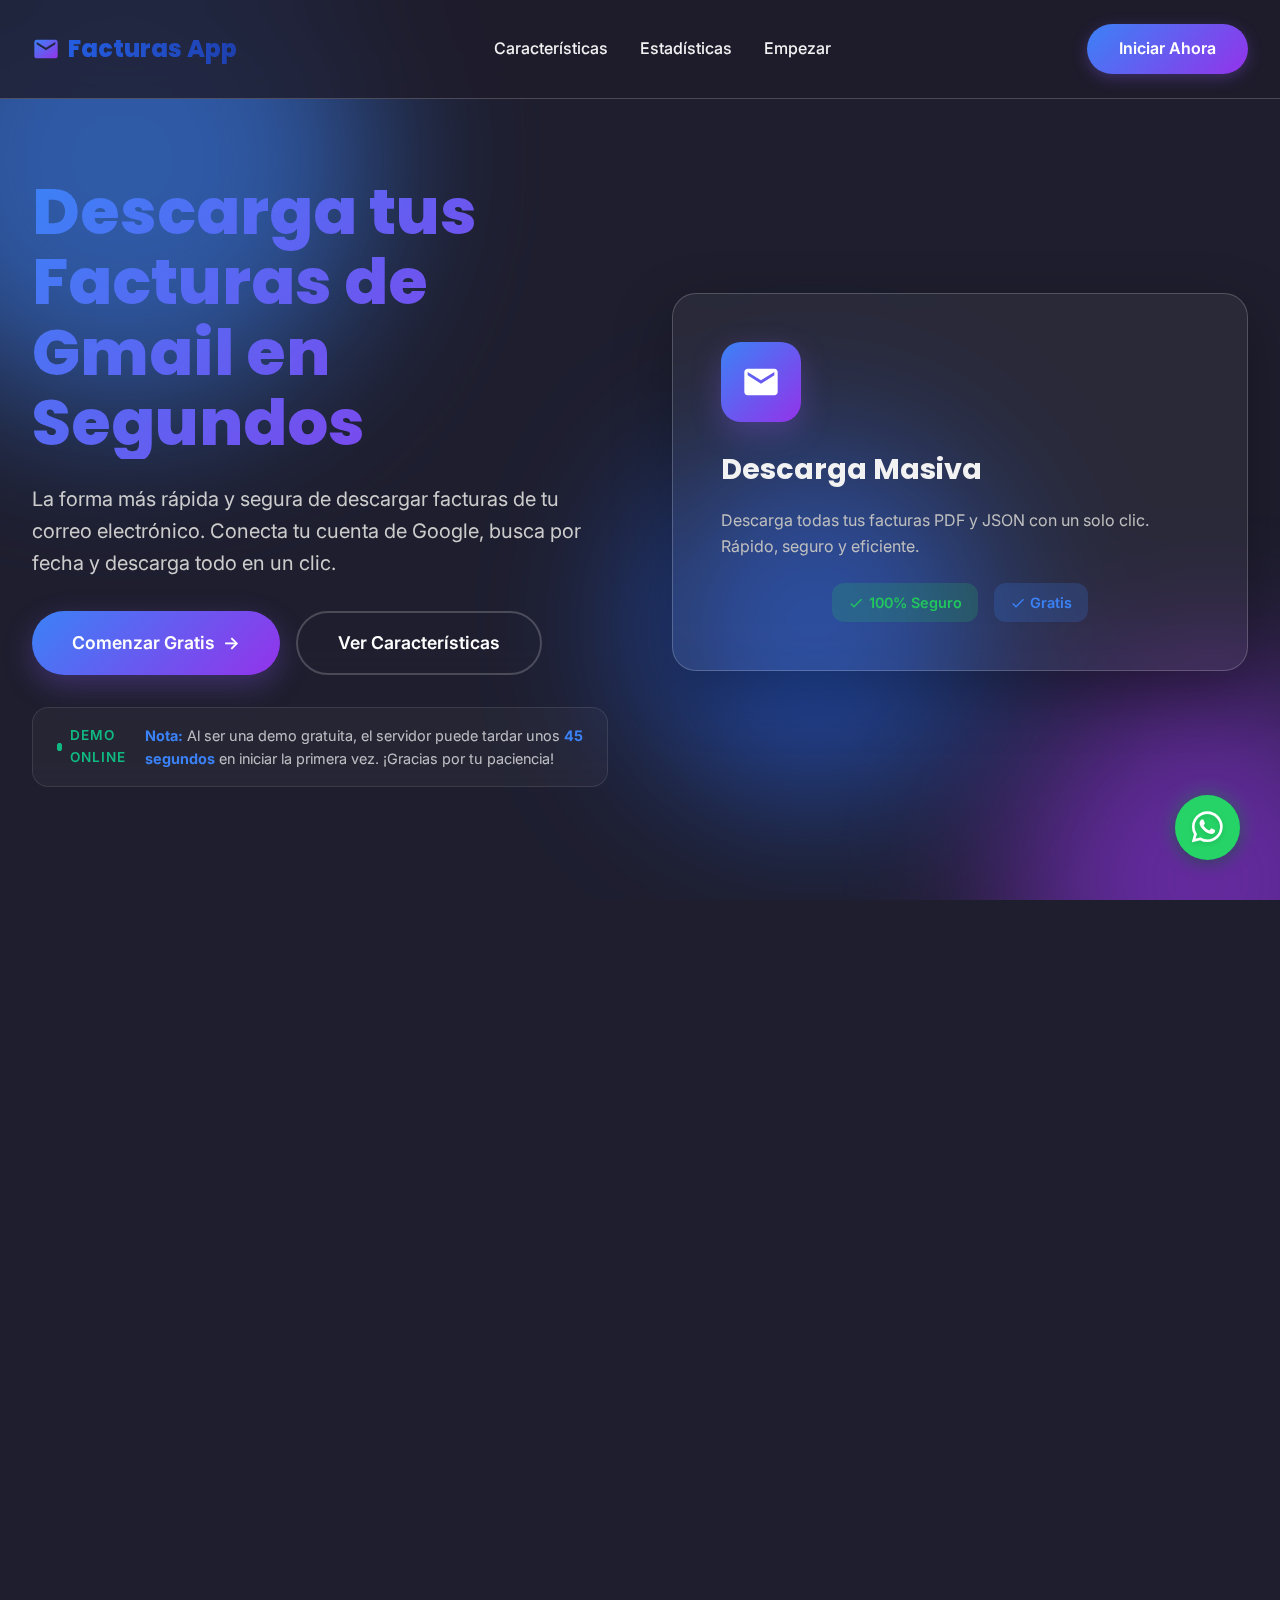
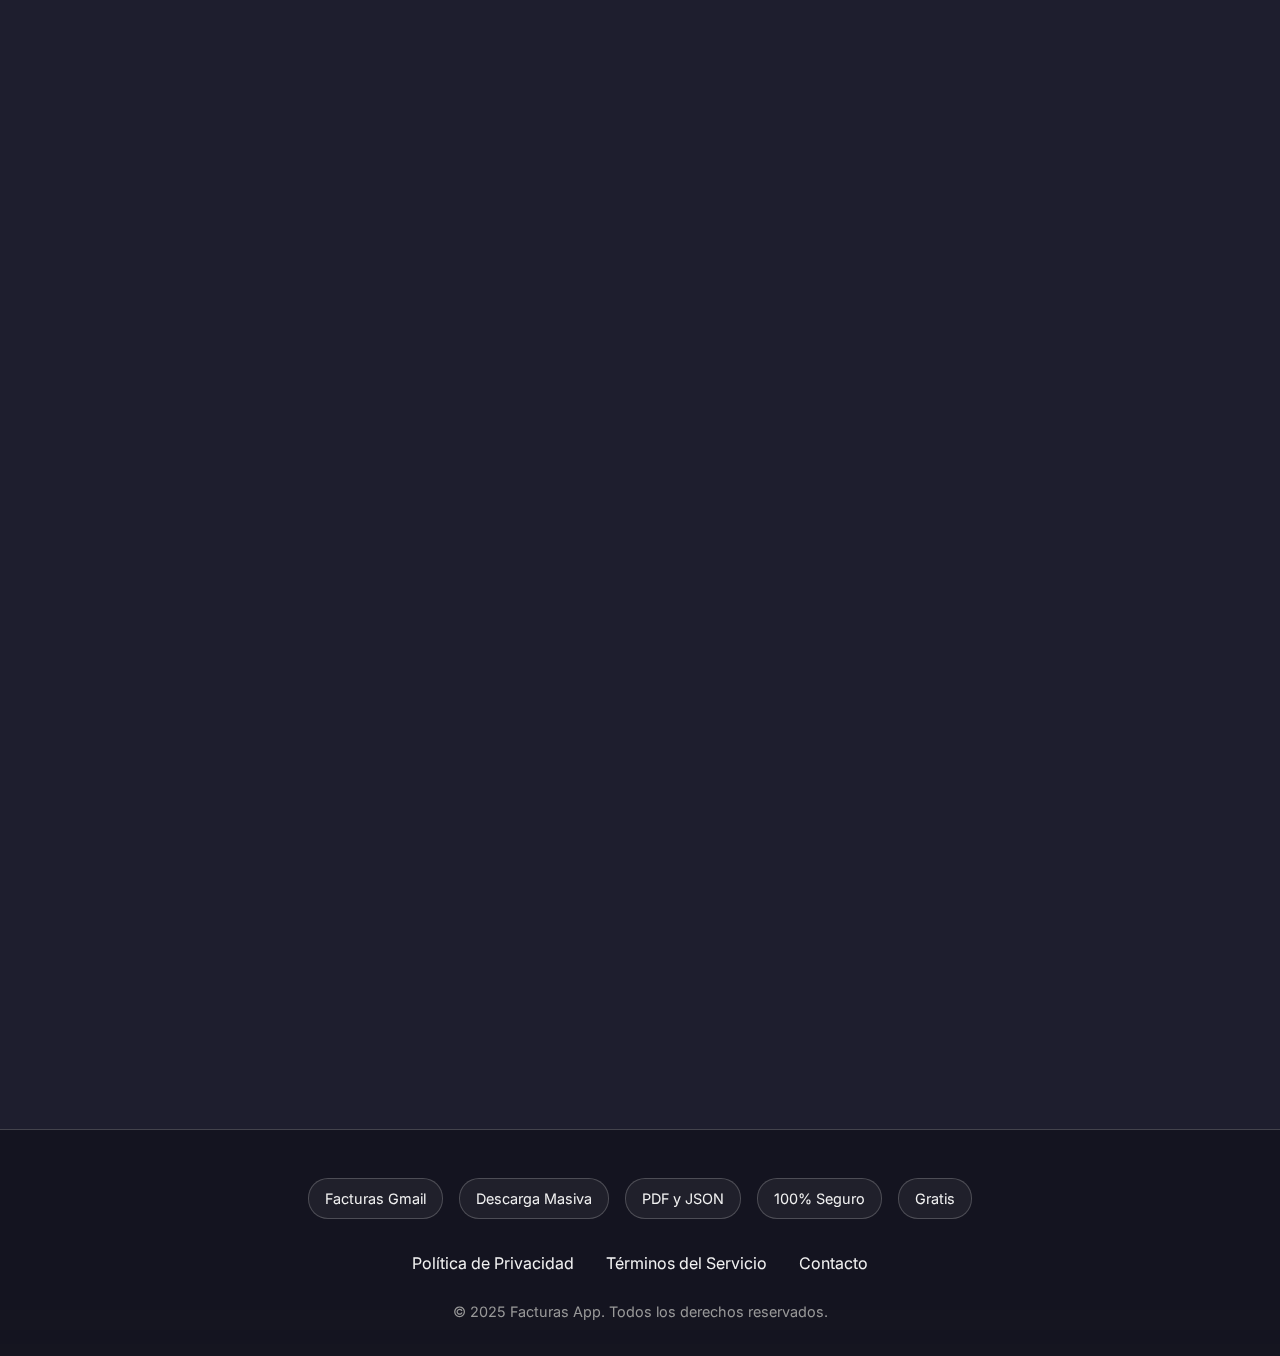
<file: index.html>
<!DOCTYPE html>
<html lang="es">

<head>
    <meta charset="UTF-8">
    <meta name="viewport" content="width=device-width, initial-scale=1.0">

    <!-- SEO Meta Tags -->
    <title>Facturas App - Descargar Facturas de Gmail Automáticamente | Descarga Masiva PDF</title>
    <meta name="description"
        content="Descarga facturas de Gmail de forma automática y masiva. Conecta tu cuenta de Google, busca facturas por fecha, descarga PDF y JSON en segundos. 100% seguro y gratuito.">
    <meta name="keywords"
        content="descargar facturas gmail, facturas automáticas, descarga masiva facturas, facturas pdf, gmail facturas, descargar DTE, facturas electrónicas, descarga masiva pdf gmail, buscador de facturas">
    <meta name="author" content="Facturas App">
    <meta name="robots" content="index, follow">
    <meta name="language" content="Spanish">

    <!-- Google Search Console Verification -->
    <meta name="google-site-verification" content="ixmtmrB8_iUvdy4Cie1R1VdI2LEORdllsZwFkvRO5k8" />
    <meta name="google-site-verification" content="CtiXmYOCMRugPu8shPShTrAIBiZK78F-ApyiIpHoCqI" />
    <meta name="google-site-verification" content="CtiXmYOCMRugPu8shPShTrAIBiZK78F-ApyiIpHoCqI" />
    <!-- Open Graph / Facebook -->
    <meta property="og:type" content="website">
    <meta property="og:url" content="https://facturas-app-v2.onrender.com/">
    <meta property="og:title" content="Facturas App - Descargar Facturas de Gmail Automáticamente">
    <meta property="og:description"
        content="Descarga facturas de Gmail de forma automática y masiva. Búsqueda por fecha, descarga PDF y JSON. 100% seguro y gratuito.">
    <meta property="og:image" content="https://facturas-app-v2.onrender.com/og-image.png">

    <!-- Twitter Card -->
    <meta name="twitter:card" content="summary_large_image">
    <meta name="twitter:url" content="https://facturas-app-v2.onrender.com/">
    <meta name="twitter:title" content="Facturas App - Descargar Facturas de Gmail">

    <!-- Canonical URL -->
    <link rel="canonical" href="https://facturas-app-v2.onrender.com/">

    <!-- Favicon -->
    <link rel="icon" type="image/svg+xml"
        href="data:image/svg+xml,<svg xmlns='http://www.w3.org/2000/svg' viewBox='0 0 24 24' fill='%238b5cf6'><path d='M20 4H4c-1.1 0-2 .9-2 2v12c0 1.1.9 2 2 2h16c1.1 0 2-.9 2-2V6c0-1.1-.9-2-2-2zm0 4l-8 5-8-5V6l8 5 8-5v2z'/></svg>">

    <!-- Google Fonts -->
    <link rel="preconnect" href="https://fonts.googleapis.com">
    <link rel="preconnect" href="https://fonts.gstatic.com" crossorigin>
    <link
        href="https://fonts.googleapis.com/css2?family=Inter:wght@300;400;500;600;700;800;900&family=Poppins:wght@600;700;800&display=swap"
        rel="stylesheet">

    <!-- Preload Estilos -->
    <link rel="stylesheet" href="assets/css/style.css">

    <!-- Font Awesome -->
    <link rel="stylesheet" href="https://cdnjs.cloudflare.com/ajax/libs/font-awesome/6.5.1/css/all.min.css">

    <!-- Structured Data (JSON-LD) -->
    <script type="application/ld+json">
    {
      "@context": "https://schema.org",
      "@type": "SoftwareApplication",
      "name": "Facturas App",
      "operatingSystem": "Web",
      "applicationCategory": "BusinessApplication",
      "offers": {
        "@type": "Offer",
        "price": "0",
        "priceCurrency": "USD"
      },
      "description": "Descarga facturas de Gmail de forma automática y masiva. Conecta tu cuenta de Google, busca facturas por fecha, descarga PDF y JSON en segundos.",
      "aggregateRating": {
        "@type": "AggregateRating",
        "ratingValue": "4.9",
        "ratingCount": "1024"
      }
    }
    </script>
</head>

<body>
    <!-- Animated Background -->
    <div class="animated-bg">
        <div class="gradient-orb orb-1"></div>
        <div class="gradient-orb orb-2"></div>
        <div class="gradient-orb orb-3"></div>
    </div>

    <!-- Header -->
    <header>
        <nav>
            <div class="logo">
                <svg width="28" height="28" viewBox="0 0 24 24" fill="none" xmlns="http://www.w3.org/2000/svg"
                    role="img">
                    <title>Logotipo de Facturas App</title>
                    <defs>
                        <linearGradient id="logoGradient" x1="0%" y1="0%" x2="100%" y2="100%">
                            <stop offset="0%" style="stop-color:#3b82f6;stop-opacity:1" />
                            <stop offset="100%" style="stop-color:#9333ea;stop-opacity:1" />
                        </linearGradient>
                    </defs>
                    <path fill="url(#logoGradient)"
                        d="M20 4H4c-1.1 0-2 .9-2 2v12c0 1.1.9 2 2 2h16c1.1 0 2-.9 2-2V6c0-1.1-.9-2-2-2zm0 4l-8 5-8-5V6l8 5 8-5v2z" />
                </svg>
                <span>Facturas App</span>
            </div>
            <ul class="nav-links">
                <li><a href="#features">Características</a></li>
                <li><a href="#stats">Estadísticas</a></li>
                <li><a href="#cta">Empezar</a></li>
            </ul>
            <a href="https://facturas-app-v2.onrender.com" class="cta-btn">Iniciar Ahora</a>
        </nav>
    </header>

    <!-- Hero Section -->
    <section class="hero">
        <div class="hero-content">
            <div class="hero-text">
                <h1>Descarga tus Facturas de Gmail en Segundos</h1>
                <p>La forma más rápida y segura de descargar facturas de tu correo electrónico. Conecta tu cuenta de
                    Google, busca por fecha y descarga todo en un clic.</p>
                <div class="hero-buttons">
                    <a href="https://facturas-app-v2.onrender.com" class="btn-primary">
                        <span>Comenzar Gratis</span>
                        <span>→</span>
                    </a>
                    <a href="#features" class="btn-secondary">Ver Características</a>
                </div>

                <!-- Demo Notice -->
                <div class="demo-notice">
                    <div class="status-indicator">
                        <span class="status-dot"></span>
                        <span>Demo Online</span>
                    </div>
                    <div class="notice-content">
                        <p><strong>Nota:</strong> Al ser una demo gratuita, el servidor puede tardar unos <strong>45
                                segundos</strong> en iniciar la primera vez. ¡Gracias por tu paciencia!</p>
                    </div>
                </div>
            </div>
            <div class="hero-visual">
                <div class="feature-preview">
                    <div class="preview-icon">
                        <svg width="40" height="40" viewBox="0 0 24 24" fill="none" xmlns="http://www.w3.org/2000/svg">
                            <path fill="white"
                                d="M20 4H4c-1.1 0-2 .9-2 2v12c0 1.1.9 2 2 2h16c1.1 0 2-.9 2-2V6c0-1.1-.9-2-2-2zm0 4l-8 5-8-5V6l8 5 8-5v2z" />
                        </svg>
                    </div>
                    <h3 style="font-family: 'Poppins', sans-serif; font-size: 1.8rem; margin-bottom: 1rem;">Descarga
                        Masiva</h3>
                    <p style="color: hsl(0, 0%, 75%); margin-bottom: 1.5rem;">Descarga todas tus facturas PDF y JSON con
                        un solo clic. Rápido, seguro y eficiente.</p>
                    <div style="display: flex; gap: 1rem; justify-content: center;">
                        <span
                            style="background: rgba(34, 197, 94, 0.2); color: rgb(34, 197, 94); padding: 0.5rem 1rem; border-radius: 12px; font-size: 0.9rem; font-weight: 600; display: flex; align-items: center; gap: 0.3rem;">
                            <svg width="16" height="16" viewBox="0 0 24 24" fill="currentColor">
                                <path d="M9 16.17L4.83 12l-1.42 1.41L9 19 21 7l-1.41-1.41z" />
                            </svg>
                            100% Seguro</span>
                        <span
                            style="background: rgba(59, 130, 246, 0.2); color: rgb(59, 130, 246); padding: 0.5rem 1rem; border-radius: 12px; font-size: 0.9rem; font-weight: 600; display: flex; align-items: center; gap: 0.3rem;">
                            <svg width="16" height="16" viewBox="0 0 24 24" fill="currentColor">
                                <path d="M9 16.17L4.83 12l-1.42 1.41L9 19 21 7l-1.41-1.41z" />
                            </svg>
                            Gratis</span>
                    </div>
                </div>
            </div>
        </div>
    </section>

    <!-- Features Section -->
    <section id="features" class="features reveal">
        <div class="section-header">
            <h2>Características Principales</h2>
            <p>Todo lo que necesitas para gestionar tus facturas electrónicas</p>
        </div>
        <div class="features-grid">
            <div class="feature-card">
                <div class="feature-icon">
                    <svg width="32" height="32" viewBox="0 0 24 24" fill="none" xmlns="http://www.w3.org/2000/svg">
                        <path fill="white"
                            d="M18 8h-1V6c0-2.76-2.24-5-5-5S7 3.24 7 6v2H6c-1.1 0-2 .9-2 2v10c0 1.1.9 2 2 2h12c1.1 0 2-.9 2-2V10c0-1.1-.9-2-2-2zm-6 9c-1.1 0-2-.9-2-2s.9-2 2-2 2 .9 2 2-.9 2-2 2zM9 8V6c0-1.66 1.34-3 3-3s3 1.34 3 3v2H9z" />
                    </svg>
                </div>
                <h3>100% Seguro</h3>
                <p>Conexión directa con Gmail mediante OAuth 2.0. Tus datos nunca se almacenan en nuestros servidores.
                </p>
            </div>
            <div class="feature-card">
                <div class="feature-icon">
                    <svg width="32" height="32" viewBox="0 0 24 24" fill="none" xmlns="http://www.w3.org/2000/svg">
                        <path fill="white" d="M7 2v11h3v9l7-12h-4l4-8z" />
                    </svg>
                </div>
                <h3>Súper Rápido</h3>
                <p>Descarga cientos de facturas en segundos. Optimizado para máximo rendimiento.</p>
            </div>
            <div class="feature-card">
                <div class="feature-icon">
                    <svg width="32" height="32" viewBox="0 0 24 24" fill="none" xmlns="http://www.w3.org/2000/svg">
                        <path fill="white"
                            d="M19 3h-1V1h-2v2H8V1H6v2H5c-1.11 0-1.99.9-1.99 2L3 19c0 1.1.89 2 2 2h14c1.1 0 2-.9 2-2V5c0-1.1-.9-2-2-2zm0 16H5V8h14v11zM7 10h5v5H7z" />
                    </svg>
                </div>
                <h3>Búsqueda por Fecha</h3>
                <p>Filtra facturas por rango de fechas. Encuentra exactamente lo que necesitas.</p>
            </div>
            <div class="feature-card">
                <div class="feature-icon">
                    <svg width="32" height="32" viewBox="0 0 24 24" fill="none" xmlns="http://www.w3.org/2000/svg">
                        <path fill="white"
                            d="M14 2H6c-1.1 0-1.99.9-1.99 2L4 20c0 1.1.89 2 1.99 2H18c1.1 0 2-.9 2-2V8l-6-6zm2 16H8v-2h8v2zm0-4H8v-2h8v2zm-3-5V3.5L18.5 9H13z" />
                    </svg>
                </div>
                <h3>PDF y JSON</h3>
                <p>Descarga archivos PDF para imprimir o JSON para procesar automáticamente.</p>
            </div>
            <div class="feature-card">
                <div class="feature-icon">
                    <svg width="32" height="32" viewBox="0 0 24 24" fill="none" xmlns="http://www.w3.org/2000/svg">
                        <path fill="white"
                            d="M12 2C6.48 2 2 6.48 2 12s4.48 10 10 10 10-4.48 10-10S17.52 2 12 2zm0 18c-4.42 0-8-3.58-8-8s3.58-8 8-8 8 3.58 8 8-3.58 8-8 8zm0-14c-3.31 0-6 2.69-6 6s2.69 6 6 6 6-2.69 6-6-2.69-6-6-6zm0 10c-2.21 0-4-1.79-4-4s1.79-4 4-4 4 1.79 4 4-1.79 4-4 4zm0-6c-1.1 0-2 .9-2 2s.9 2 2 2 2-.9 2-2-.9-2-2-2z" />
                    </svg>
                </div>
                <h3>Selección Inteligente</h3>
                <p>Selecciona archivos individuales o descarga todo de una vez. Tú decides.</p>
            </div>
            <div class="feature-card">
                <div class="feature-icon">
                    <svg width="32" height="32" viewBox="0 0 24 24" fill="none" xmlns="http://www.w3.org/2000/svg">
                        <path fill="white"
                            d="M11.8 10.9c-2.27-.59-3-1.2-3-2.15 0-1.09 1.01-1.85 2.7-1.85 1.78 0 2.44.85 2.5 2.1h2.21c-.07-1.72-1.12-3.3-3.21-3.81V3h-3v2.16c-1.94.42-3.5 1.68-3.5 3.61 0 2.31 1.91 3.46 4.7 4.13 2.5.6 3 1.48 3 2.41 0 .69-.49 1.79-2.7 1.79-2.06 0-2.87-.92-2.98-2.1h-2.2c.12 2.19 1.76 3.42 3.68 3.83V21h3v-2.15c1.95-.37 3.5-1.5 3.5-3.55 0-2.84-2.43-3.81-4.7-4.4z" />
                    </svg>
                </div>
                <h3>Totalmente Gratis</h3>
                <p>Sin costos ocultos, sin suscripciones. Usa todas las funciones sin límites.</p>
            </div>
        </div>
    </section>

    <!-- Stats Section -->
    <section id="stats" class="stats reveal">
        <div class="stats-container">
            <div class="stat-item">
                <h3>100%</h3>
                <p>Seguro y Confiable</p>
            </div>
            <div class="stat-item">
                <h3>0$</h3>
                <p>Completamente Gratis</p>
            </div>
            <div class="stat-item">
                <h3 style="display: flex; justify-content: center;">
                    <svg width="56" height="56" viewBox="0 0 24 24" fill="none" xmlns="http://www.w3.org/2000/svg">
                        <defs>
                            <linearGradient id="lightningGradient" x1="0%" y1="0%" x2="100%" y2="100%">
                                <stop offset="0%" style="stop-color:#3b82f6;stop-opacity:1" />
                                <stop offset="50%" style="stop-color:#9333ea;stop-opacity:1" />
                                <stop offset="100%" style="stop-color:#2563eb;stop-opacity:1" />
                            </linearGradient>
                        </defs>
                        <path fill="url(#lightningGradient)" d="M7 2v11h3v9l7-12h-4l4-8z" />
                    </svg>
                </h3>
                <p>Descarga Instantánea</p>
            </div>
            <div class="stat-item">
                <h3>∞</h3>
                <p>Facturas Ilimitadas</p>
            </div>
        </div>
    </section>

    <!-- CTA Section -->
    <section id="cta" class="cta-section reveal">
        <div class="cta-box">
            <h2>¿Listo para Simplificar tu Vida?</h2>
            <p>Empieza a descargar tus facturas ahora mismo. Solo toma 30 segundos.</p>
            <a href="https://facturas-app-v2.onrender.com" class="btn-primary">
                <span>Comenzar Ahora - Es Gratis</span>
                <span>→</span>
            </a>
        </div>
    </section>

    <!-- Footer -->
    <footer>
        <div class="footer-content">
            <div class="footer-tags">
                <span class="tag">Facturas Gmail</span>
                <span class="tag">Descarga Masiva</span>
                <span class="tag">PDF y JSON</span>
                <span class="tag">100% Seguro</span>
                <span class="tag">Gratis</span>
            </div>
            <div class="footer-links">
                <a href="pages/privacidad.html">Política de Privacidad</a>
                <a href="pages/terminos.html">Términos del Servicio</a>
                <a href="mailto:beltraneliezer133@gmail.com">Contacto</a>
            </div>
            <p class="copyright">© 2025 Facturas App. Todos los derechos reservados.</p>
        </div>
    </footer>

    <!-- Botón WhatsApp -->
    <a href="https://wa.me/50379017880?text=Hola%20Eliezer,%20vi%20tu%20portfolio%20y%20me%20gustaría%20contactar%20contigo."
        class="whatsapp-float" target="_blank" aria-label="Contactar por WhatsApp" title="Contactar por WhatsApp">
        <i class="fa-brands fa-whatsapp" aria-hidden="true"></i>
    </a>

    <!-- Scripts -->
    <script src="assets/js/main.js"></script>
</body>

</html>
</file>
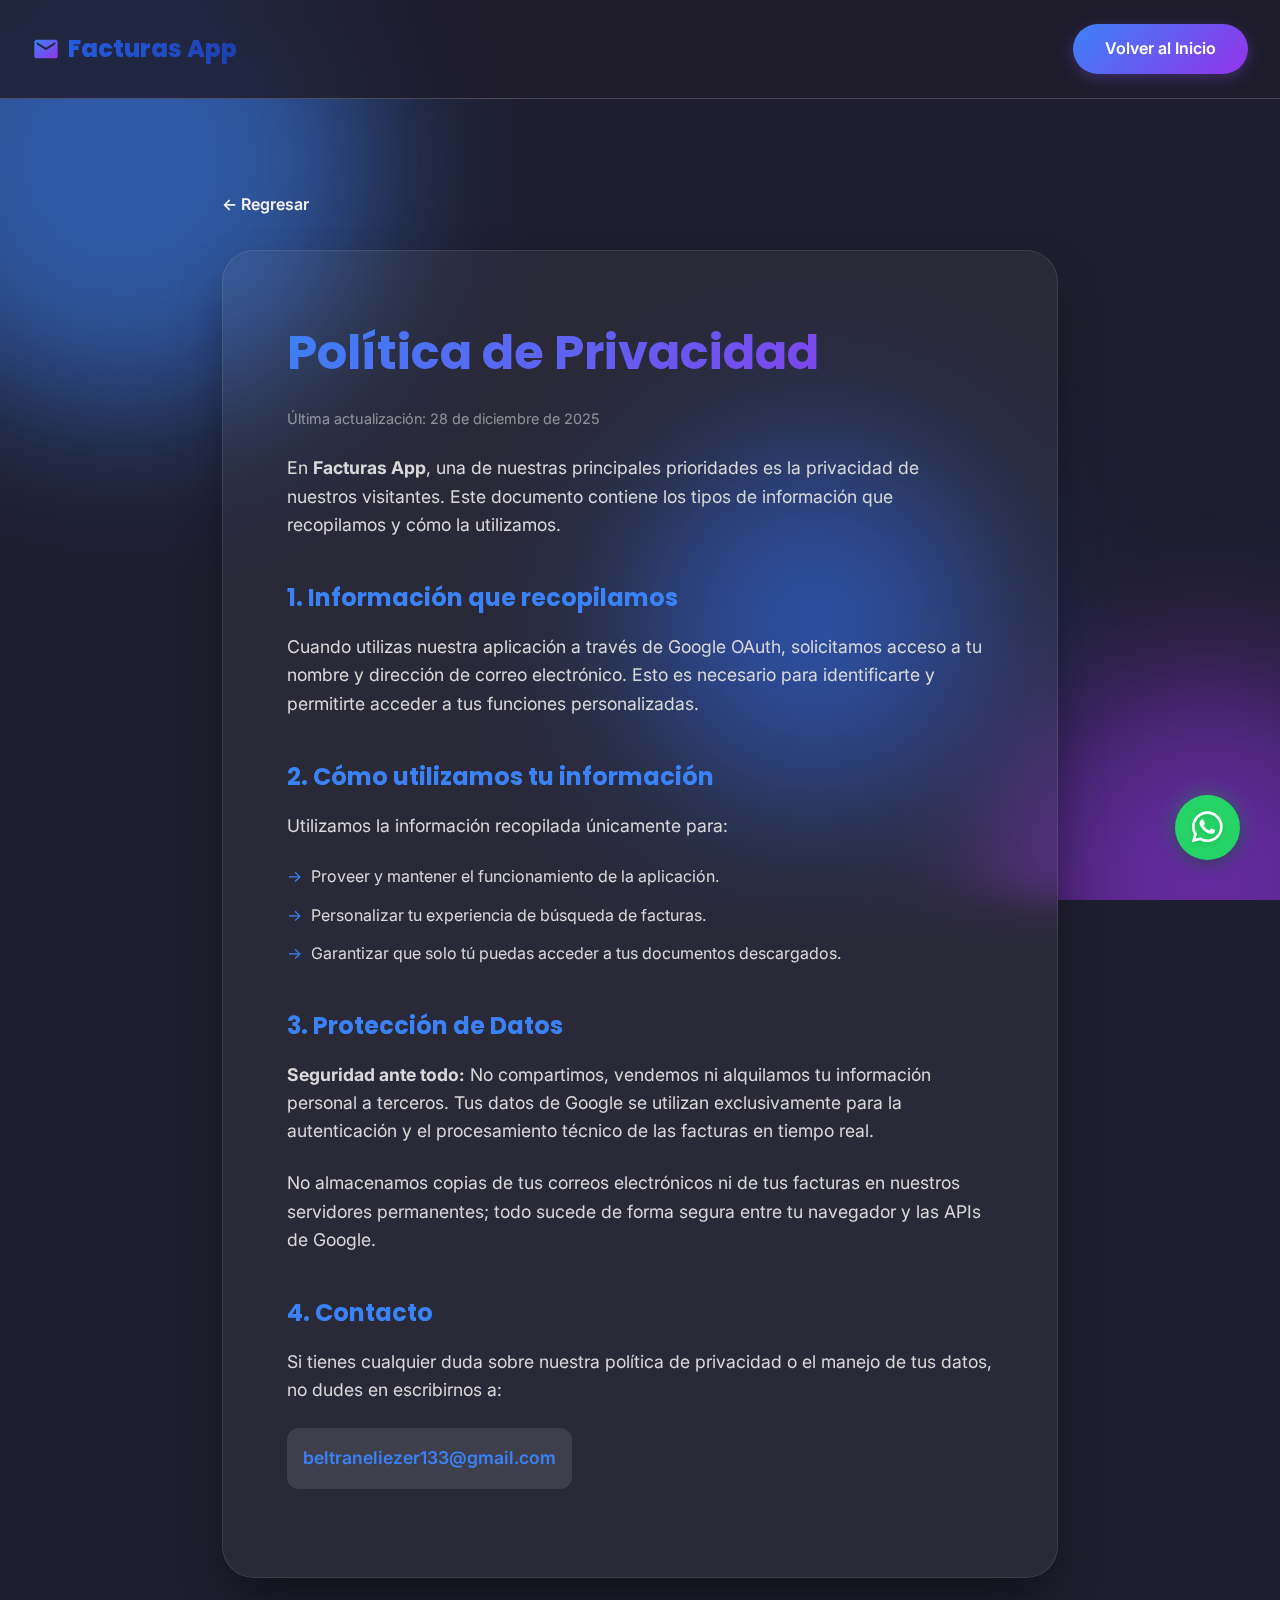
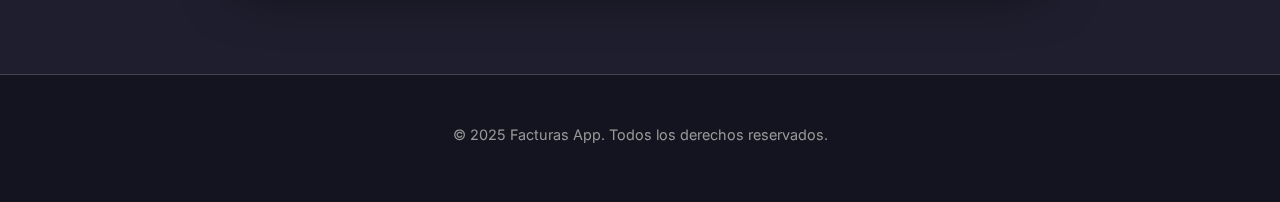
<file: privacidad.html>
<!DOCTYPE html>
<html lang="es">

<head>
    <meta charset="UTF-8">
    <meta name="viewport" content="width=device-width, initial-scale=1.0">
    <title>Política de Privacidad - Facturas App</title>

    <!-- Google Fonts -->
    <link rel="preconnect" href="https://fonts.googleapis.com">
    <link rel="preconnect" href="https://fonts.gstatic.com" crossorigin>
    <link
        href="https://fonts.googleapis.com/css2?family=Inter:wght@300;400;500;600;700;800;900&family=Poppins:wght@600;700;800&display=swap"
        rel="stylesheet">

    <!-- Estilos -->
    <link rel="stylesheet" href="assets/css/style.css">

    <!-- Font Awesome -->
    <link rel="stylesheet" href="https://cdnjs.cloudflare.com/ajax/libs/font-awesome/6.5.1/css/all.min.css">

    <style>
        .legal-content {
            padding: 12rem 2rem 6rem;
            max-width: 900px;
            margin: 0 auto;
        }

        .legal-card {
            background: rgba(255, 255, 255, 0.05);
            backdrop-filter: blur(20px);
            border: 1px solid rgba(255, 255, 255, 0.1);
            border-radius: 32px;
            padding: 4rem;
            box-shadow: 0 25px 50px -12px rgba(0, 0, 0, 0.5);
        }

        h2 {
            color: var(--primary);
            margin: 2.5rem 0 1rem;
            font-family: 'Poppins', sans-serif;
        }

        p {
            color: hsl(0, 0%, 85%);
            margin-bottom: 1.5rem;
            font-size: 1.1rem;
        }

        ul {
            list-style: none;
            margin-bottom: 2rem;
        }

        ul li {
            color: hsl(0, 0%, 85%);
            margin-bottom: 0.8rem;
            padding-left: 1.5rem;
            position: relative;
        }

        ul li::before {
            content: '→';
            position: absolute;
            left: 0;
            color: var(--primary);
        }

        .back-btn {
            display: inline-flex;
            align-items: center;
            gap: 0.5rem;
            color: var(--text-light);
            text-decoration: none;
            margin-bottom: 2rem;
            font-weight: 600;
            transition: color 0.3s;
        }

        .back-btn:hover {
            color: var(--primary);
        }
    </style>
</head>

<body>
    <!-- Animated Background -->
    <div class="animated-bg">
        <div class="gradient-orb orb-1"></div>
        <div class="gradient-orb orb-2"></div>
        <div class="gradient-orb orb-3"></div>
    </div>

    <!-- Header -->
    <header>
        <nav>
            <div class="logo">
                <svg width="28" height="28" viewBox="0 0 24 24" fill="none" xmlns="http://www.w3.org/2000/svg">
                    <defs>
                        <linearGradient id="logoGradient" x1="0%" y1="0%" x2="100%" y2="100%">
                            <stop offset="0%" style="stop-color:#3b82f6;stop-opacity:1" />
                            <stop offset="100%" style="stop-color:#9333ea;stop-opacity:1" />
                        </linearGradient>
                    </defs>
                    <path fill="url(#logoGradient)"
                        d="M20 4H4c-1.1 0-2 .9-2 2v12c0 1.1.9 2 2 2h16c1.1 0 2-.9 2-2V6c0-1.1-.9-2-2-2zm0 4l-8 5-8-5V6l8 5 8-5v2z" />
                </svg>
                <span>Facturas App</span>
            </div>
            <a href="index.html" class="cta-btn">Volver al Inicio</a>
        </nav>
    </header>

    <main class="legal-content">
        <a href="index.html" class="back-btn">← Regresar</a>

        <div class="legal-card reveal active">
            <h1
                style="font-family: 'Poppins', sans-serif; font-size: 3rem; background: var(--gradient-1); -webkit-background-clip: text; background-clip: text; -webkit-text-fill-color: transparent; margin-bottom: 1rem;">
                Política de Privacidad</h1>
            <p style="opacity: 0.6; font-size: 0.9rem;">Última actualización: 28 de diciembre de 2025</p>

            <p>En <strong>Facturas App</strong>, una de nuestras principales prioridades es la privacidad de nuestros
                visitantes. Este documento contiene los tipos de información que recopilamos y cómo la utilizamos.</p>

            <h2>1. Información que recopilamos</h2>
            <p>Cuando utilizas nuestra aplicación a través de Google OAuth, solicitamos acceso a tu nombre y dirección
                de correo electrónico. Esto es necesario para identificarte y permitirte acceder a tus funciones
                personalizadas.</p>

            <h2>2. Cómo utilizamos tu información</h2>
            <p>Utilizamos la información recopilada únicamente para:</p>
            <ul>
                <li>Proveer y mantener el funcionamiento de la aplicación.</li>
                <li>Personalizar tu experiencia de búsqueda de facturas.</li>
                <li>Garantizar que solo tú puedas acceder a tus documentos descargados.</li>
            </ul>

            <h2>3. Protección de Datos</h2>
            <p><strong>Seguridad ante todo:</strong> No compartimos, vendemos ni alquilamos tu información personal a
                terceros. Tus datos de Google se utilizan exclusivamente para la autenticación y el procesamiento
                técnico de las facturas en tiempo real.</p>
            <p>No almacenamos copias de tus correos electrónicos ni de tus facturas en nuestros servidores permanentes;
                todo sucede de forma segura entre tu navegador y las APIs de Google.</p>

            <h2>4. Contacto</h2>
            <p>Si tienes cualquier duda sobre nuestra política de privacidad o el manejo de tus datos, no dudes en
                escribirnos a:</p>
            <p style="background: rgba(255,255,255,0.1); padding: 1rem; border-radius: 12px; display: inline-block;">
                <a href="mailto:beltraneliezer133@gmail.com"
                    style="color: var(--primary); text-decoration: none; font-weight: 600;">beltraneliezer133@gmail.com</a>
            </p>
        </div>
    </main>

    <footer>
        <div class="footer-content border-t-0">
            <p class="copyright">© 2025 Facturas App. Todos los derechos reservados.</p>
        </div>
    </footer>

    <!-- Botón WhatsApp -->
    <a href="https://wa.me/50379017880?text=Hola%20Eliezer,%20vi%20tu%20portfolio%20y%20me%20gustaría%20contactar%20contigo."
        class="whatsapp-float" target="_blank" title="Contactar por WhatsApp">
        <i class="fa-brands fa-whatsapp"></i>
    </a>

    <script src="assets/js/main.js"></script>
</body>

</html>
</file>
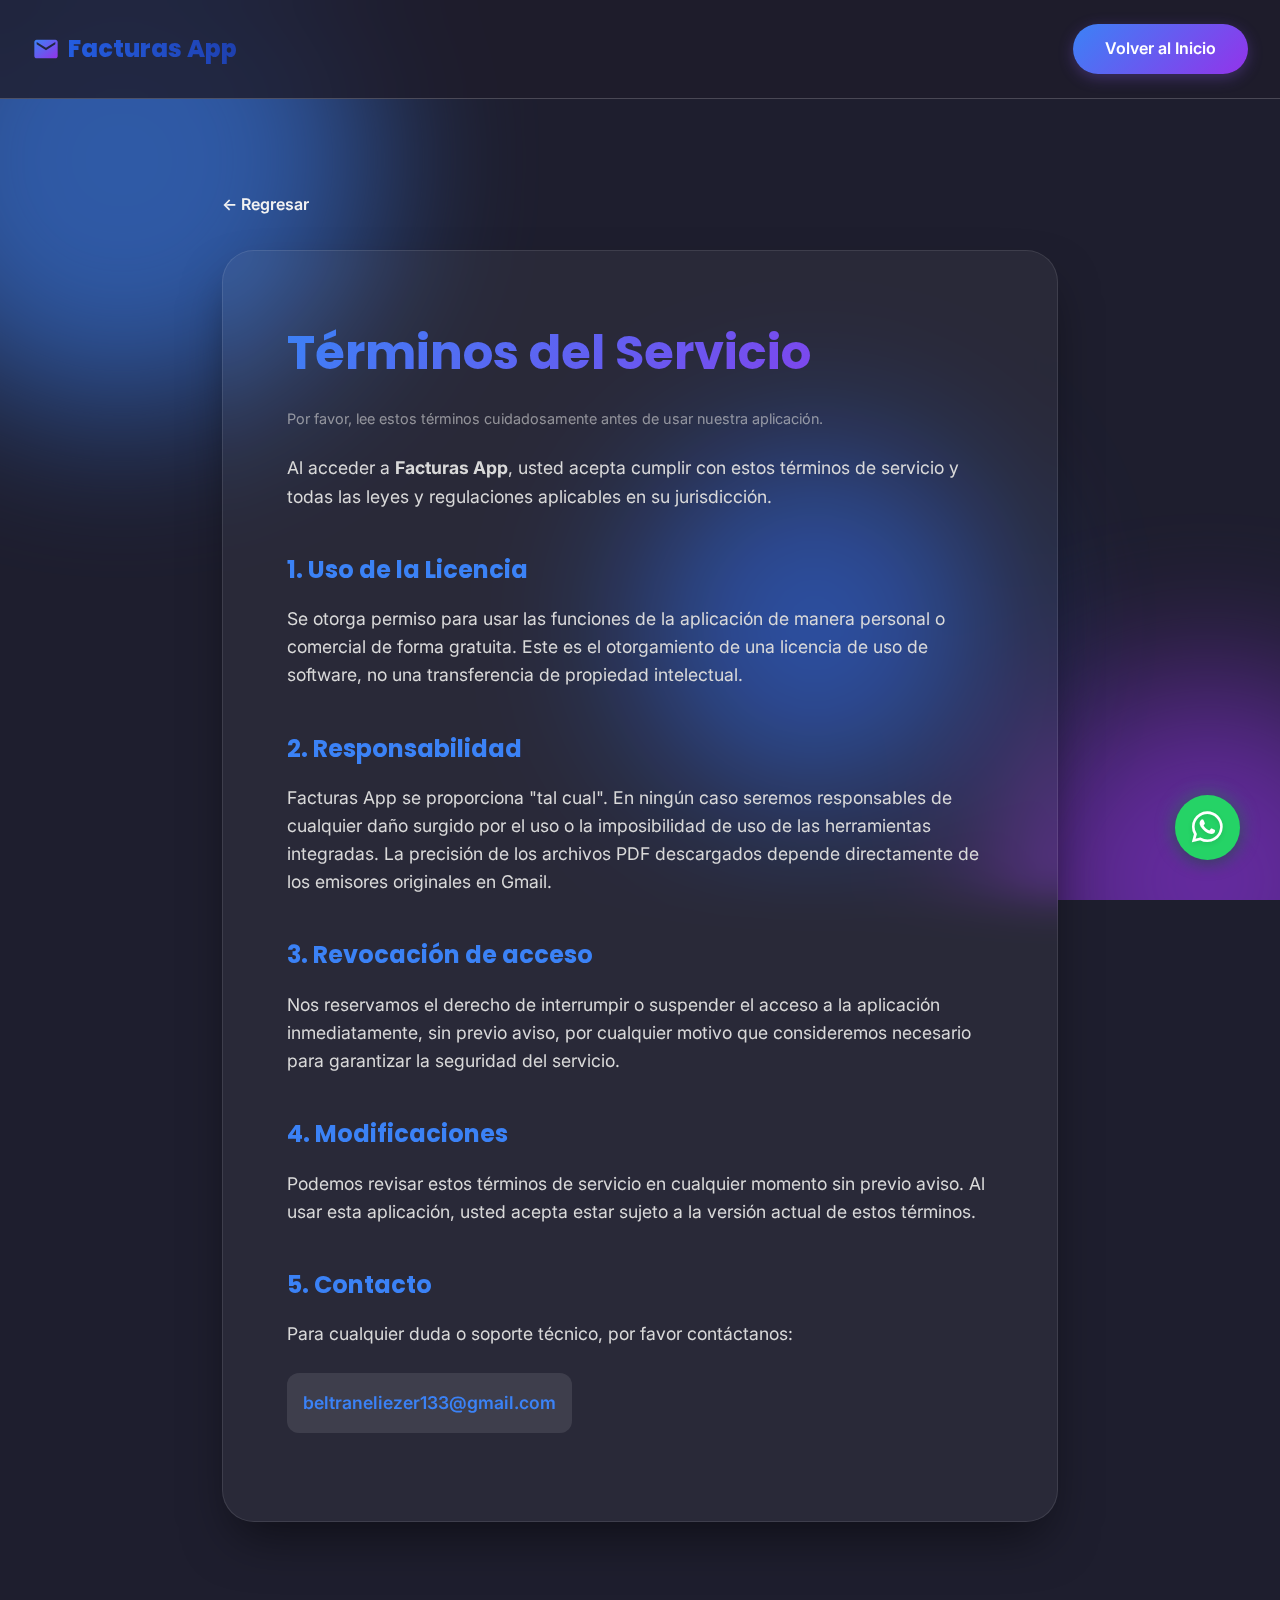
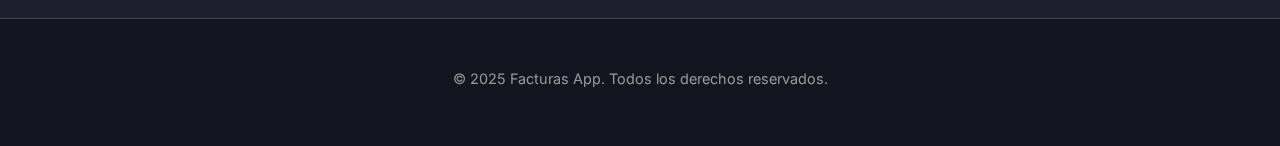
<file: terminos.html>
<!DOCTYPE html>
<html lang="es">

<head>
    <meta charset="UTF-8">
    <meta name="viewport" content="width=device-width, initial-scale=1.0">
    <title>Términos del Servicio - Facturas App</title>
    <meta name="description"
        content="Términos y condiciones de uso de Facturas App. Conoce las reglas y responsabilidades al usar nuestro servicio de descarga de facturas.">

    <!-- Google Fonts -->
    <link rel="preconnect" href="https://fonts.googleapis.com">
    <link rel="preconnect" href="https://fonts.gstatic.com" crossorigin>
    <link
        href="https://fonts.googleapis.com/css2?family=Inter:wght@300;400;500;600;700;800;900&family=Poppins:wght@600;700;800&display=swap"
        rel="stylesheet">

    <!-- Estilos -->
    <link rel="stylesheet" href="assets/css/style.css">

    <!-- Font Awesome -->
    <link rel="stylesheet" href="https://cdnjs.cloudflare.com/ajax/libs/font-awesome/6.5.1/css/all.min.css">

    <style>
        .legal-content {
            padding: 12rem 2rem 6rem;
            max-width: 900px;
            margin: 0 auto;
        }

        .legal-card {
            background: rgba(255, 255, 255, 0.05);
            backdrop-filter: blur(20px);
            border: 1px solid rgba(255, 255, 255, 0.1);
            border-radius: 32px;
            padding: 4rem;
            box-shadow: 0 25px 50px -12px rgba(0, 0, 0, 0.5);
        }

        h2 {
            color: var(--primary);
            margin: 2.5rem 0 1rem;
            font-family: 'Poppins', sans-serif;
        }

        p {
            color: hsl(0, 0%, 85%);
            margin-bottom: 1.5rem;
            font-size: 1.1rem;
        }

        .back-btn {
            display: inline-flex;
            align-items: center;
            gap: 0.5rem;
            color: var(--text-light);
            text-decoration: none;
            margin-bottom: 2rem;
            font-weight: 600;
            transition: color 0.3s;
        }

        .back-btn:hover {
            color: var(--primary);
        }
    </style>
</head>

<body>
    <!-- Animated Background -->
    <div class="animated-bg">
        <div class="gradient-orb orb-1"></div>
        <div class="gradient-orb orb-2"></div>
        <div class="gradient-orb orb-3"></div>
    </div>

    <!-- Header -->
    <header>
        <nav>
            <div class="logo">
                <svg width="28" height="28" viewBox="0 0 24 24" fill="none" xmlns="http://www.w3.org/2000/svg">
                    <defs>
                        <linearGradient id="logoGradient" x1="0%" y1="0%" x2="100%" y2="100%">
                            <stop offset="0%" style="stop-color:#3b82f6;stop-opacity:1" />
                            <stop offset="100%" style="stop-color:#9333ea;stop-opacity:1" />
                        </linearGradient>
                    </defs>
                    <path fill="url(#logoGradient)"
                        d="M20 4H4c-1.1 0-2 .9-2 2v12c0 1.1.9 2 2 2h16c1.1 0 2-.9 2-2V6c0-1.1-.9-2-2-2zm0 4l-8 5-8-5V6l8 5 8-5v2z" />
                </svg>
                <span>Facturas App</span>
            </div>
            <a href="index.html" class="cta-btn">Volver al Inicio</a>
        </nav>
    </header>

    <main class="legal-content">
        <a href="index.html" class="back-btn">← Regresar</a>

        <div class="legal-card reveal active">
            <h1
                style="font-family: 'Poppins', sans-serif; font-size: 3rem; background: var(--gradient-1); -webkit-background-clip: text; background-clip: text; -webkit-text-fill-color: transparent; margin-bottom: 1rem;">
                Términos del Servicio</h1>
            <p style="opacity: 0.6; font-size: 0.9rem;">Por favor, lee estos términos cuidadosamente antes de usar
                nuestra aplicación.</p>

            <p>Al acceder a <strong>Facturas App</strong>, usted acepta cumplir con estos términos de servicio y todas
                las leyes y regulaciones aplicables en su jurisdicción.</p>

            <h2>1. Uso de la Licencia</h2>
            <p>Se otorga permiso para usar las funciones de la aplicación de manera personal o comercial de forma
                gratuita. Este es el otorgamiento de una licencia de uso de software, no una transferencia de propiedad
                intelectual.</p>

            <h2>2. Responsabilidad</h2>
            <p>Facturas App se proporciona "tal cual". En ningún caso seremos responsables de cualquier daño surgido por
                el uso o la imposibilidad de uso de las herramientas integradas. La precisión de los archivos PDF
                descargados depende directamente de los emisores originales en Gmail.</p>

            <h2>3. Revocación de acceso</h2>
            <p>Nos reservamos el derecho de interrumpir o suspender el acceso a la aplicación inmediatamente, sin previo
                aviso, por cualquier motivo que consideremos necesario para garantizar la seguridad del servicio.</p>

            <h2>4. Modificaciones</h2>
            <p>Podemos revisar estos términos de servicio en cualquier momento sin previo aviso. Al usar esta
                aplicación, usted acepta estar sujeto a la versión actual de estos términos.</p>

            <h2>5. Contacto</h2>
            <p>Para cualquier duda o soporte técnico, por favor contáctanos:</p>
            <p style="background: rgba(255,255,255,0.1); padding: 1rem; border-radius: 12px; display: inline-block;">
                <a href="mailto:beltraneliezer133@gmail.com"
                    style="color: var(--primary); text-decoration: none; font-weight: 600;">beltraneliezer133@gmail.com</a>
            </p>
        </div>
    </main>

    <footer>
        <div class="footer-content border-t-0">
            <p class="copyright">© 2025 Facturas App. Todos los derechos reservados.</p>
        </div>
    </footer>

    <!-- Botón WhatsApp -->
    <a href="https://wa.me/50379017880?text=Hola%20Eliezer,%20vi%20tu%20portfolio%20y%20me%20gustaría%20contactar%20contigo."
        class="whatsapp-float" target="_blank" aria-label="Contactar por WhatsApp" title="Contactar por WhatsApp">
        <i class="fa-brands fa-whatsapp" aria-hidden="true"></i>
    </a>

    <script src="assets/js/main.js"></script>
</body>

</html>
</file>
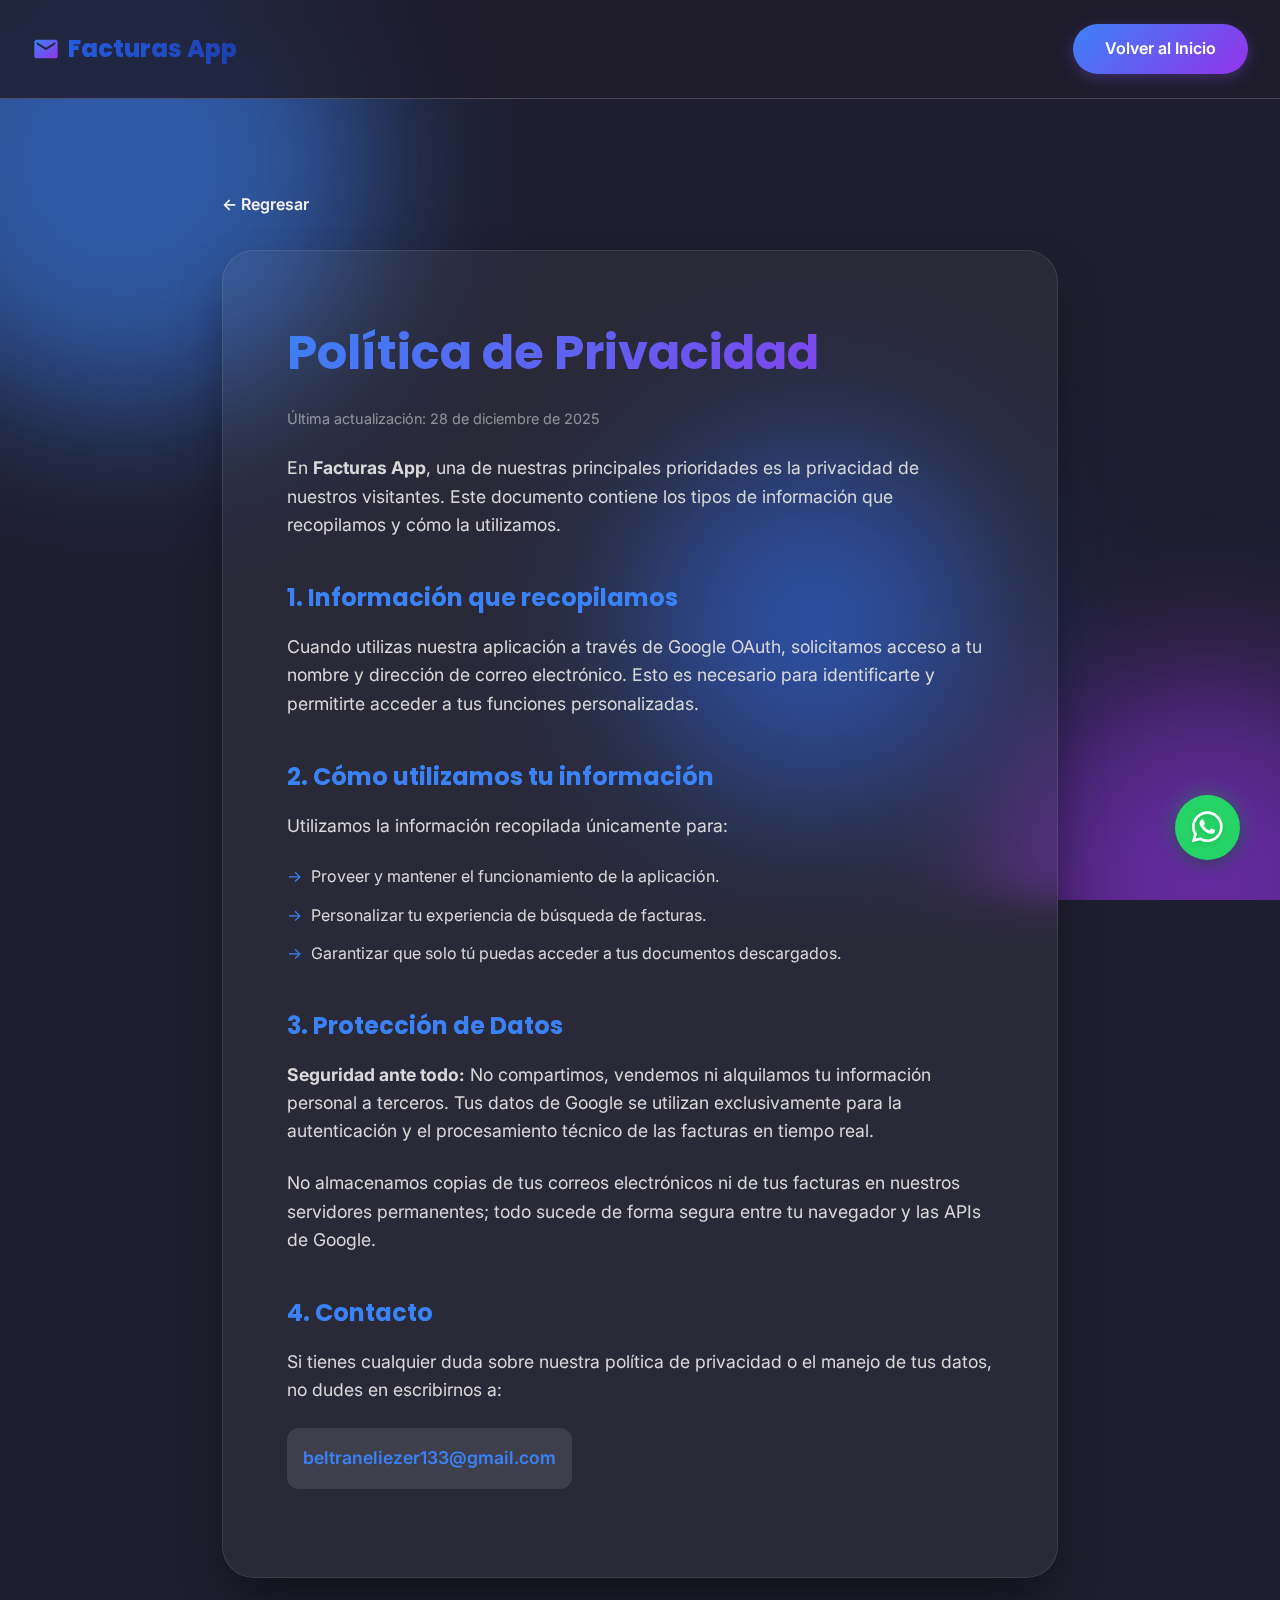
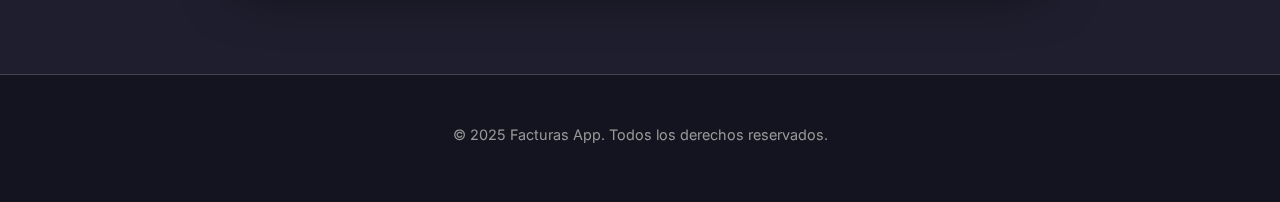
<file: pages/privacidad.html>
<!DOCTYPE html>
<html lang="es">

<head>
    <meta charset="UTF-8">
    <meta name="viewport" content="width=device-width, initial-scale=1.0">
    <title>Política de Privacidad - Facturas App</title>
    <meta name="description"
        content="Política de privacidad de Facturas App. Conoce cómo protegemos tus datos y qué información recopilamos de Google OAuth.">

    <!-- Google Fonts -->
    <link rel="preconnect" href="https://fonts.googleapis.com">
    <link rel="preconnect" href="https://fonts.gstatic.com" crossorigin>
    <link
        href="https://fonts.googleapis.com/css2?family=Inter:wght@300;400;500;600;700;800;900&family=Poppins:wght@600;700;800&display=swap"
        rel="stylesheet">

    <!-- Estilos -->
    <link rel="stylesheet" href="../assets/css/style.css">

    <!-- Font Awesome -->
    <link rel="stylesheet" href="https://cdnjs.cloudflare.com/ajax/libs/font-awesome/6.5.1/css/all.min.css">

    <style>
        .legal-content {
            padding: 12rem 2rem 6rem;
            max-width: 900px;
            margin: 0 auto;
        }

        .legal-card {
            background: rgba(255, 255, 255, 0.05);
            backdrop-filter: blur(20px);
            border: 1px solid rgba(255, 255, 255, 0.1);
            border-radius: 32px;
            padding: 4rem;
            box-shadow: 0 25px 50px -12px rgba(0, 0, 0, 0.5);
        }

        h2 {
            color: var(--primary);
            margin: 2.5rem 0 1rem;
            font-family: 'Poppins', sans-serif;
        }

        p {
            color: hsl(0, 0%, 85%);
            margin-bottom: 1.5rem;
            font-size: 1.1rem;
        }

        ul {
            list-style: none;
            margin-bottom: 2rem;
        }

        ul li {
            color: hsl(0, 0%, 85%);
            margin-bottom: 0.8rem;
            padding-left: 1.5rem;
            position: relative;
        }

        ul li::before {
            content: '→';
            position: absolute;
            left: 0;
            color: var(--primary);
        }

        .back-btn {
            display: inline-flex;
            align-items: center;
            gap: 0.5rem;
            color: var(--text-light);
            text-decoration: none;
            margin-bottom: 2rem;
            font-weight: 600;
            transition: color 0.3s;
        }

        .back-btn:hover {
            color: var(--primary);
        }
    </style>
</head>

<body>
    <!-- Animated Background -->
    <div class="animated-bg">
        <div class="gradient-orb orb-1"></div>
        <div class="gradient-orb orb-2"></div>
        <div class="gradient-orb orb-3"></div>
    </div>

    <!-- Header -->
    <header>
        <nav>
            <div class="logo">
                <svg width="28" height="28" viewBox="0 0 24 24" fill="none" xmlns="http://www.w3.org/2000/svg">
                    <defs>
                        <linearGradient id="logoGradient" x1="0%" y1="0%" x2="100%" y2="100%">
                            <stop offset="0%" style="stop-color:#3b82f6;stop-opacity:1" />
                            <stop offset="100%" style="stop-color:#9333ea;stop-opacity:1" />
                        </linearGradient>
                    </defs>
                    <path fill="url(#logoGradient)"
                        d="M20 4H4c-1.1 0-2 .9-2 2v12c0 1.1.9 2 2 2h16c1.1 0 2-.9 2-2V6c0-1.1-.9-2-2-2zm0 4l-8 5-8-5V6l8 5 8-5v2z" />
                </svg>
                <span>Facturas App</span>
            </div>
            <a href="../index.html" class="cta-btn">Volver al Inicio</a>
        </nav>
    </header>

    <main class="legal-content">
        <a href="../index.html" class="back-btn">← Regresar</a>

        <div class="legal-card reveal active">
            <h1
                style="font-family: 'Poppins', sans-serif; font-size: 3rem; background: var(--gradient-1); -webkit-background-clip: text; background-clip: text; -webkit-text-fill-color: transparent; margin-bottom: 1rem;">
                Política de Privacidad</h1>
            <p style="opacity: 0.6; font-size: 0.9rem;">Última actualización: 28 de diciembre de 2025</p>

            <p>En <strong>Facturas App</strong>, una de nuestras principales prioridades es la privacidad de nuestros
                visitantes. Este documento contiene los tipos de información que recopilamos y cómo la utilizamos.</p>

            <h2>1. Información que recopilamos</h2>
            <p>Cuando utilizas nuestra aplicación a través de Google OAuth, solicitamos acceso a tu nombre y dirección
                de correo electrónico. Esto es necesario para identificarte y permitirte acceder a tus funciones
                personalizadas.</p>

            <h2>2. Cómo utilizamos tu información</h2>
            <p>Utilizamos la información recopilada únicamente para:</p>
            <ul>
                <li>Proveer y mantener el funcionamiento de la aplicación.</li>
                <li>Personalizar tu experiencia de búsqueda de facturas.</li>
                <li>Garantizar que solo tú puedas acceder a tus documentos descargados.</li>
            </ul>

            <h2>3. Protección de Datos</h2>
            <p><strong>Seguridad ante todo:</strong> No compartimos, vendemos ni alquilamos tu información personal a
                terceros. Tus datos de Google se utilizan exclusivamente para la autenticación y el procesamiento
                técnico de las facturas en tiempo real.</p>
            <p>No almacenamos copias de tus correos electrónicos ni de tus facturas en nuestros servidores permanentes;
                todo sucede de forma segura entre tu navegador y las APIs de Google.</p>

            <h2>4. Contacto</h2>
            <p>Si tienes cualquier duda sobre nuestra política de privacidad o el manejo de tus datos, no dudes en
                escribirnos a:</p>
            <p style="background: rgba(255,255,255,0.1); padding: 1rem; border-radius: 12px; display: inline-block;">
                <a href="mailto:beltraneliezer133@gmail.com"
                    style="color: var(--primary); text-decoration: none; font-weight: 600;">beltraneliezer133@gmail.com</a>
            </p>
        </div>
    </main>

    <footer>
        <div class="footer-content border-t-0">
            <p class="copyright">© 2025 Facturas App. Todos los derechos reservados.</p>
        </div>
    </footer>

    <!-- Botón WhatsApp -->
    <a href="https://wa.me/50379017880?text=Hola%20Eliezer,%20vi%20tu%20portfolio%20y%20me%20gustaría%20contactar%20contigo."
        class="whatsapp-float" target="_blank" aria-label="Contactar por WhatsApp" title="Contactar por WhatsApp">
        <i class="fa-brands fa-whatsapp" aria-hidden="true"></i>
    </a>

    <script src="../assets/js/main.js"></script>
</body>

</html>
</file>
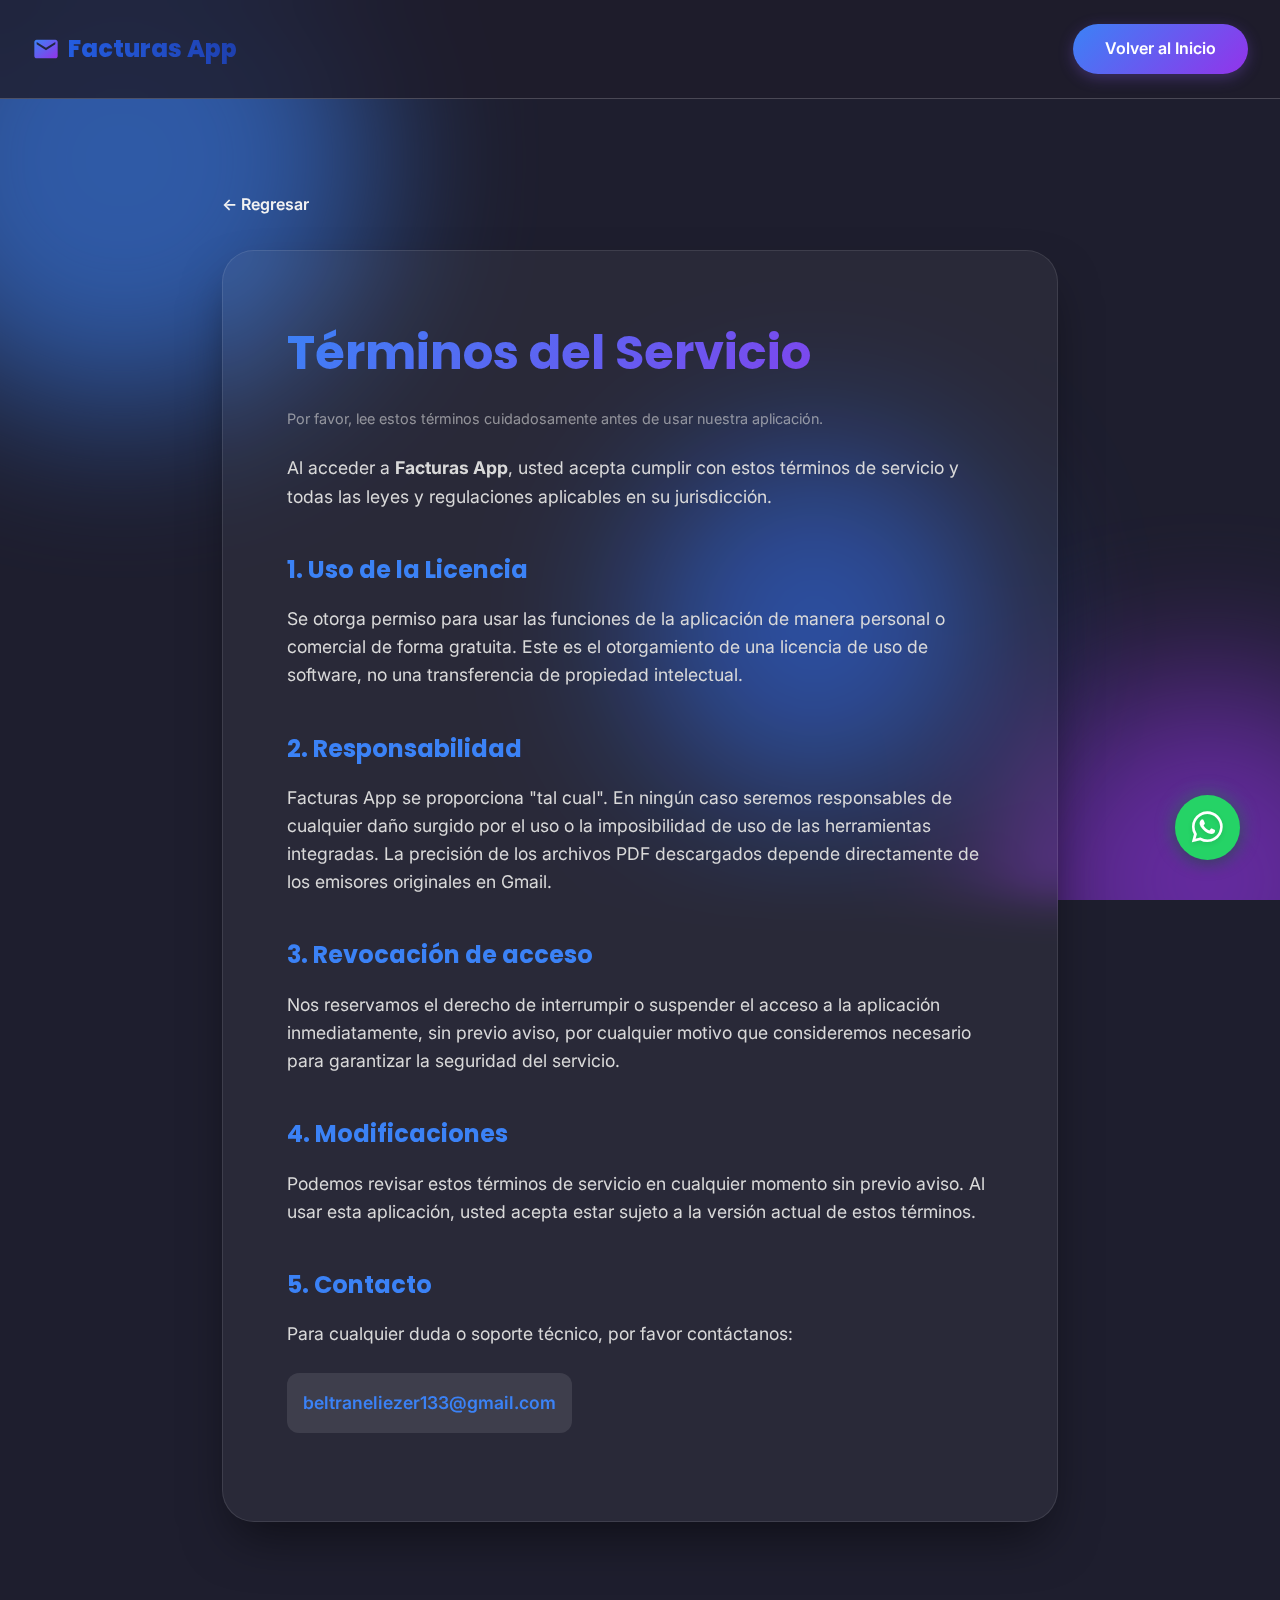
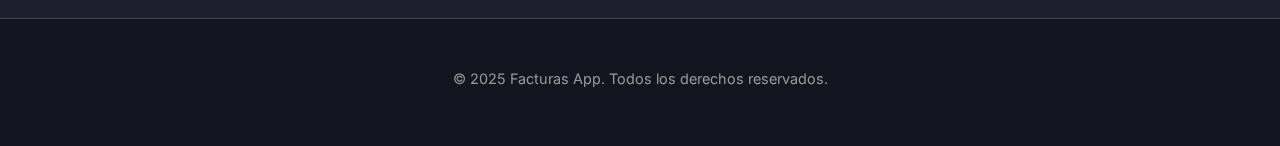
<file: pages/terminos.html>
<!DOCTYPE html>
<html lang="es">

<head>
    <meta charset="UTF-8">
    <meta name="viewport" content="width=device-width, initial-scale=1.0">
    <title>Términos del Servicio - Facturas App</title>
    <meta name="description"
        content="Términos y condiciones de uso de Facturas App. Conoce las reglas y responsabilidades al usar nuestro servicio de descarga de facturas.">

    <!-- Google Fonts -->
    <link rel="preconnect" href="https://fonts.googleapis.com">
    <link rel="preconnect" href="https://fonts.gstatic.com" crossorigin>
    <link
        href="https://fonts.googleapis.com/css2?family=Inter:wght@300;400;500;600;700;800;900&family=Poppins:wght@600;700;800&display=swap"
        rel="stylesheet">

    <!-- Estilos -->
    <link rel="stylesheet" href="../assets/css/style.css">

    <!-- Font Awesome -->
    <link rel="stylesheet" href="https://cdnjs.cloudflare.com/ajax/libs/font-awesome/6.5.1/css/all.min.css">

    <style>
        .legal-content {
            padding: 12rem 2rem 6rem;
            max-width: 900px;
            margin: 0 auto;
        }

        .legal-card {
            background: rgba(255, 255, 255, 0.05);
            backdrop-filter: blur(20px);
            border: 1px solid rgba(255, 255, 255, 0.1);
            border-radius: 32px;
            padding: 4rem;
            box-shadow: 0 25px 50px -12px rgba(0, 0, 0, 0.5);
        }

        h2 {
            color: var(--primary);
            margin: 2.5rem 0 1rem;
            font-family: 'Poppins', sans-serif;
        }

        p {
            color: hsl(0, 0%, 85%);
            margin-bottom: 1.5rem;
            font-size: 1.1rem;
        }

        .back-btn {
            display: inline-flex;
            align-items: center;
            gap: 0.5rem;
            color: var(--text-light);
            text-decoration: none;
            margin-bottom: 2rem;
            font-weight: 600;
            transition: color 0.3s;
        }

        .back-btn:hover {
            color: var(--primary);
        }
    </style>
</head>

<body>
    <!-- Animated Background -->
    <div class="animated-bg">
        <div class="gradient-orb orb-1"></div>
        <div class="gradient-orb orb-2"></div>
        <div class="gradient-orb orb-3"></div>
    </div>

    <!-- Header -->
    <header>
        <nav>
            <div class="logo">
                <svg width="28" height="28" viewBox="0 0 24 24" fill="none" xmlns="http://www.w3.org/2000/svg">
                    <defs>
                        <linearGradient id="logoGradient" x1="0%" y1="0%" x2="100%" y2="100%">
                            <stop offset="0%" style="stop-color:#3b82f6;stop-opacity:1" />
                            <stop offset="100%" style="stop-color:#9333ea;stop-opacity:1" />
                        </linearGradient>
                    </defs>
                    <path fill="url(#logoGradient)"
                        d="M20 4H4c-1.1 0-2 .9-2 2v12c0 1.1.9 2 2 2h16c1.1 0 2-.9 2-2V6c0-1.1-.9-2-2-2zm0 4l-8 5-8-5V6l8 5 8-5v2z" />
                </svg>
                <span>Facturas App</span>
            </div>
            <a href="../index.html" class="cta-btn">Volver al Inicio</a>
        </nav>
    </header>

    <main class="legal-content">
        <a href="../index.html" class="back-btn">← Regresar</a>

        <div class="legal-card reveal active">
            <h1
                style="font-family: 'Poppins', sans-serif; font-size: 3rem; background: var(--gradient-1); -webkit-background-clip: text; background-clip: text; -webkit-text-fill-color: transparent; margin-bottom: 1rem;">
                Términos del Servicio</h1>
            <p style="opacity: 0.6; font-size: 0.9rem;">Por favor, lee estos términos cuidadosamente antes de usar
                nuestra aplicación.</p>

            <p>Al acceder a <strong>Facturas App</strong>, usted acepta cumplir con estos términos de servicio y todas
                las leyes y regulaciones aplicables en su jurisdicción.</p>

            <h2>1. Uso de la Licencia</h2>
            <p>Se otorga permiso para usar las funciones de la aplicación de manera personal o comercial de forma
                gratuita. Este es el otorgamiento de una licencia de uso de software, no una transferencia de propiedad
                intelectual.</p>

            <h2>2. Responsabilidad</h2>
            <p>Facturas App se proporciona "tal cual". En ningún caso seremos responsables de cualquier daño surgido por
                el uso o la imposibilidad de uso de las herramientas integradas. La precisión de los archivos PDF
                descargados depende directamente de los emisores originales en Gmail.</p>

            <h2>3. Revocación de acceso</h2>
            <p>Nos reservamos el derecho de interrumpir o suspender el acceso a la aplicación inmediatamente, sin previo
                aviso, por cualquier motivo que consideremos necesario para garantizar la seguridad del servicio.</p>

            <h2>4. Modificaciones</h2>
            <p>Podemos revisar estos términos de servicio en cualquier momento sin previo aviso. Al usar esta
                aplicación, usted acepta estar sujeto a la versión actual de estos términos.</p>

            <h2>5. Contacto</h2>
            <p>Para cualquier duda o soporte técnico, por favor contáctanos:</p>
            <p style="background: rgba(255,255,255,0.1); padding: 1rem; border-radius: 12px; display: inline-block;">
                <a href="mailto:beltraneliezer133@gmail.com"
                    style="color: var(--primary); text-decoration: none; font-weight: 600;">beltraneliezer133@gmail.com</a>
            </p>
        </div>
    </main>

    <footer>
        <div class="footer-content border-t-0">
            <p class="copyright">© 2025 Facturas App. Todos los derechos reservados.</p>
        </div>
    </footer>

    <!-- Botón WhatsApp -->
    <a href="https://wa.me/50379017880?text=Hola%20Eliezer,%20vi%20tu%20portfolio%20y%20me%20gustaría%20contactar%20contigo."
        class="whatsapp-float" target="_blank" aria-label="Contactar por WhatsApp" title="Contactar por WhatsApp">
        <i class="fa-brands fa-whatsapp" aria-hidden="true"></i>
    </a>

    <script src="../assets/js/main.js"></script>
</body>

</html>
</file>
<file: assets/css/style.css>
* {
    margin: 0;
    padding: 0;
    box-sizing: border-box;
}

:root {
    /* Colores matching con index.html */
    --primary: #3b82f6;
    /* blue-500 */
    --primary-dark: #2563eb;
    /* blue-600 */
    --secondary: #9333ea;
    /* purple-600 */
    --accent: #1e40af;
    /* blue-800 */
    --gradient-1: linear-gradient(135deg, #3b82f6 0%, #9333ea 100%);
    --gradient-2: linear-gradient(to right, #2563eb, #1e40af);
    --dark: hsl(240, 21%, 15%);
    --text-light: hsl(0, 0%, 95%);
    --glass: rgba(255, 255, 255, 0.1);
    --glass-border: rgba(255, 255, 255, 0.2);
}

body {
    font-family: 'Inter', -apple-system, BlinkMacSystemFont, 'Segoe UI', Roboto, sans-serif;
    background: var(--dark);
    color: var(--text-light);
    overflow-x: hidden;
    line-height: 1.6;
}

/* Animated Background */
.animated-bg {
    position: fixed;
    top: 0;
    left: 0;
    width: 100%;
    height: 100%;
    z-index: -1;
    background: var(--dark);
    overflow: hidden;
}

.gradient-orb {
    position: absolute;
    border-radius: 50%;
    filter: blur(80px);
    opacity: 0.6;
    animation: float 20s infinite ease-in-out;
}

.orb-1 {
    width: 500px;
    height: 500px;
    background: #3b82f6;
    top: -10%;
    left: -10%;
    animation-delay: 0s;
}

.orb-2 {
    width: 400px;
    height: 400px;
    background: #9333ea;
    bottom: -20%;
    right: -10%;
    animation-delay: 3s;
}

.orb-3 {
    width: 350px;
    height: 350px;
    background: #2563eb;
    top: 50%;
    left: 50%;
    animation-delay: 6s;
}

@keyframes float {

    0%,
    100% {
        transform: translate(0, 0) scale(1);
    }

    33% {
        transform: translate(50px, -50px) scale(1.1);
    }

    66% {
        transform: translate(-30px, 30px) scale(0.9);
    }
}

/* Header/Navigation */
header {
    position: fixed;
    top: 0;
    width: 100%;
    z-index: 1000;
    backdrop-filter: blur(20px);
    background: rgba(30, 27, 43, 0.8);
    border-bottom: 1px solid var(--glass-border);
}

nav {
    max-width: 1400px;
    margin: 0 auto;
    padding: 1.5rem 2rem;
    display: flex;
    justify-content: space-between;
    align-items: center;
}

.logo {
    font-family: 'Poppins', sans-serif;
    font-size: 1.5rem;
    font-weight: 800;
    background: var(--gradient-2);
    -webkit-background-clip: text;
    -webkit-text-fill-color: transparent;
    background-clip: text;
    display: flex;
    align-items: center;
    gap: 0.5rem;
}

.nav-links {
    display: flex;
    gap: 2rem;
    list-style: none;
    align-items: center;
}

.nav-links a {
    color: var(--text-light);
    text-decoration: none;
    font-weight: 500;
    transition: all 0.3s;
    position: relative;
}

.nav-links a::after {
    content: '';
    position: absolute;
    bottom: -5px;
    left: 0;
    width: 0;
    height: 2px;
    background: var(--gradient-2);
    transition: width 0.3s;
}

.nav-links a:hover::after {
    width: 100%;
}

.cta-btn {
    background: var(--gradient-1);
    color: white;
    padding: 0.75rem 2rem;
    border-radius: 50px;
    text-decoration: none;
    font-weight: 600;
    transition: all 0.3s;
    box-shadow: 0 4px 15px rgba(139, 92, 246, 0.3);
    border: none;
    cursor: pointer;
}

.cta-btn:hover {
    transform: translateY(-2px);
    box-shadow: 0 6px 25px rgba(139, 92, 246, 0.5);
}

/* Hero Section */
.hero {
    min-height: 100vh;
    display: flex;
    align-items: center;
    justify-content: center;
    padding: 8rem 2rem 4rem;
    position: relative;
}

.hero-content {
    max-width: 1400px;
    display: grid;
    grid-template-columns: 1fr 1fr;
    gap: 4rem;
    align-items: center;
}

.hero-text h1 {
    font-family: 'Poppins', sans-serif;
    font-size: 4rem;
    font-weight: 800;
    line-height: 1.1;
    margin-bottom: 1.5rem;
    background: var(--gradient-1);
    -webkit-background-clip: text;
    -webkit-text-fill-color: transparent;
    background-clip: text;
    animation: fadeInUp 1s ease-out;
}

.hero-text p {
    font-size: 1.25rem;
    color: hsl(0, 0%, 80%);
    margin-bottom: 2rem;
    animation: fadeInUp 1s ease-out 0.2s;
    animation-fill-mode: both;
}

.hero-buttons {
    display: flex;
    gap: 1rem;
    flex-wrap: wrap;
    animation: fadeInUp 1s ease-out 0.4s;
    animation-fill-mode: both;
}

.btn-primary {
    background: var(--gradient-1);
    color: white;
    padding: 1rem 2.5rem;
    border-radius: 50px;
    text-decoration: none;
    font-weight: 600;
    font-size: 1.1rem;
    transition: all 0.3s;
    box-shadow: 0 10px 30px rgba(139, 92, 246, 0.3);
    display: inline-flex;
    align-items: center;
    gap: 0.5rem;
}

.btn-primary:hover {
    transform: translateY(-3px);
    box-shadow: 0 15px 40px rgba(139, 92, 246, 0.5);
}

.btn-secondary {
    background: transparent;
    color: white;
    padding: 1rem 2.5rem;
    border-radius: 50px;
    text-decoration: none;
    font-weight: 600;
    font-size: 1.1rem;
    border: 2px solid var(--glass-border);
    backdrop-filter: blur(10px);
    transition: all 0.3s;
}

.btn-secondary:hover {
    background: var(--glass);
    border-color: var(--primary);
}

.hero-visual {
    position: relative;
    animation: fadeIn 1s ease-out 0.6s;
    animation-fill-mode: both;
}

.glass-card {
    background: var(--glass);
    backdrop-filter: blur(20px);
    border: 1px solid var(--glass-border);
    border-radius: 24px;
    padding: 2rem;
    box-shadow: 0 8px 32px rgba(0, 0, 0, 0.1);
}

.feature-preview {
    background: rgba(255, 255, 255, 0.05);
    backdrop-filter: blur(20px);
    border: 1px solid var(--glass-border);
    border-radius: 24px;
    padding: 3rem;
    box-shadow: 0 20px 60px rgba(0, 0, 0, 0.3);
    transition: transform 0.3s;
}

.feature-preview:hover {
    transform: translateY(-10px);
}

.preview-icon {
    width: 80px;
    height: 80px;
    background: var(--gradient-1);
    border-radius: 20px;
    display: flex;
    align-items: center;
    justify-content: center;
    font-size: 2.5rem;
    margin-bottom: 1.5rem;
    box-shadow: 0 10px 30px rgba(139, 92, 246, 0.3);
}

/* Features Section */
.features {
    padding: 6rem 2rem;
    max-width: 1400px;
    margin: 0 auto;
}

.section-header {
    text-align: center;
    margin-bottom: 4rem;
}

.section-header h2 {
    font-family: 'Poppins', sans-serif;
    font-size: 3rem;
    font-weight: 800;
    margin-bottom: 1rem;
    background: var(--gradient-1);
    -webkit-background-clip: text;
    -webkit-text-fill-color: transparent;
    background-clip: text;
}

.section-header p {
    font-size: 1.2rem;
    color: hsl(0, 0%, 70%);
}

.features-grid {
    display: grid;
    grid-template-columns: repeat(auto-fit, minmax(300px, 1fr));
    gap: 2rem;
}

.feature-card {
    background: rgba(255, 255, 255, 0.03);
    backdrop-filter: blur(20px);
    border: 1px solid var(--glass-border);
    border-radius: 24px;
    padding: 2.5rem;
    transition: all 0.3s;
    cursor: pointer;
}

.feature-card:hover {
    transform: translateY(-10px);
    background: rgba(255, 255, 255, 0.05);
    border-color: var(--primary);
    box-shadow: 0 20px 60px rgba(139, 92, 246, 0.2);
}

.feature-icon {
    width: 60px;
    height: 60px;
    background: var(--gradient-2);
    border-radius: 16px;
    display: flex;
    align-items: center;
    justify-content: center;
    font-size: 2rem;
    margin-bottom: 1.5rem;
}

.feature-card h3 {
    font-family: 'Poppins', sans-serif;
    font-size: 1.5rem;
    margin-bottom: 1rem;
}

.feature-card p {
    color: hsl(0, 0%, 75%);
    line-height: 1.7;
}

/* Stats Section */
.stats {
    padding: 6rem 2rem;
    background: rgba(255, 255, 255, 0.02);
    backdrop-filter: blur(20px);
}

.stats-container {
    max-width: 1400px;
    margin: 0 auto;
    display: grid;
    grid-template-columns: repeat(auto-fit, minmax(200px, 1fr));
    gap: 3rem;
    text-align: center;
}

.stat-item h3 {
    font-family: 'Poppins', sans-serif;
    font-size: 3.5rem;
    font-weight: 800;
    background: var(--gradient-1);
    -webkit-background-clip: text;
    -webkit-text-fill-color: transparent;
    background-clip: text;
    margin-bottom: 0.5rem;
}

.stat-item p {
    color: hsl(0, 0%, 70%);
    font-size: 1.1rem;
}

/* CTA Section */
.cta-section {
    padding: 6rem 2rem;
    max-width: 1000px;
    margin: 0 auto;
    text-align: center;
}

.cta-box {
    background: var(--gradient-1);
    border-radius: 32px;
    padding: 4rem 3rem;
    box-shadow: 0 30px 80px rgba(139, 92, 246, 0.4);
    position: relative;
    overflow: hidden;
}

.cta-box::before {
    content: '';
    position: absolute;
    top: -50%;
    right: -50%;
    width: 200%;
    height: 200%;
    background: radial-gradient(circle, rgba(255, 255, 255, 0.1) 0%, transparent 70%);
    animation: rotate 20s linear infinite;
}

@keyframes rotate {
    from {
        transform: rotate(0deg);
    }

    to {
        transform: rotate(360deg);
    }
}

.cta-box h2 {
    font-family: 'Poppins', sans-serif;
    font-size: 2.5rem;
    font-weight: 800;
    margin-bottom: 1rem;
    position: relative;
    z-index: 1;
}

.cta-box p {
    font-size: 1.2rem;
    margin-bottom: 2rem;
    opacity: 0.95;
    position: relative;
    z-index: 1;
}

.cta-box .btn-primary {
    background: white;
    color: var(--secondary);
    position: relative;
    z-index: 1;
}

.cta-box .btn-primary:hover {
    transform: translateY(-3px) scale(1.05);
}

/* Footer */
footer {
    background: rgba(0, 0, 0, 0.3);
    backdrop-filter: blur(20px);
    padding: 3rem 2rem 2rem;
    border-top: 1px solid var(--glass-border);
}

.footer-content {
    max-width: 1400px;
    margin: 0 auto;
    text-align: center;
}

.footer-tags {
    display: flex;
    justify-content: center;
    gap: 1rem;
    flex-wrap: wrap;
    margin-bottom: 2rem;
}

.tag {
    background: rgba(255, 255, 255, 0.05);
    padding: 0.5rem 1rem;
    border-radius: 20px;
    font-size: 0.9rem;
    border: 1px solid var(--glass-border);
}

.footer-links {
    display: flex;
    justify-content: center;
    gap: 2rem;
    margin-bottom: 1.5rem;
    flex-wrap: wrap;
}

.footer-links a {
    color: var(--text-light);
    text-decoration: none;
    transition: color 0.3s;
}

.footer-links a:hover {
    color: var(--primary);
}

.copyright {
    color: hsl(0, 0%, 60%);
    font-size: 0.9rem;
}

/* Animations */
@keyframes fadeInUp {
    from {
        opacity: 0;
        transform: translateY(30px);
    }

    to {
        opacity: 1;
        transform: translateY(0);
    }
}

@keyframes fadeIn {
    from {
        opacity: 0;
    }

    to {
        opacity: 1;
    }
}

/* Responsive */
@media (max-width: 968px) {
    .hero-content {
        grid-template-columns: 1fr;
        text-align: center;
    }

    .hero-text h1 {
        font-size: 2.5rem;
    }

    .hero-buttons {
        justify-content: center;
    }

    .nav-links {
        display: none;
    }

    .section-header h2 {
        font-size: 2rem;
    }

    .features-grid {
        grid-template-columns: 1fr;
    }
}

/* Scroll Reveal */
.reveal {
    opacity: 0;
    transform: translateY(50px);
    transition: all 0.8s ease-out;
}

.reveal.active {
    opacity: 1;
    transform: translateY(0);
}

/* 10. BOTÓN WHATSAPP */
.whatsapp-float {
    position: fixed;
    bottom: 40px;
    right: 40px;
    width: 65px;
    height: 65px;
    background-color: #25d366;
    color: #fff;
    border-radius: 50%;
    display: flex;
    align-items: center;
    justify-content: center;
    font-size: 35px;
    box-shadow: 0 4px 15px rgba(0, 0, 0, 0.3), 0 0 20px rgba(37, 211, 102, 0.4);
    z-index: 1000;
    text-decoration: none;
    transition: all 0.3s cubic-bezier(0.175, 0.885, 0.32, 1.275);
    animation: whatsapp-pulse 2s infinite;
}

.whatsapp-float:hover {
    transform: scale(1.1) rotate(10deg);
    background-color: #20ba5a;
    box-shadow: 0 6px 20px rgba(0, 0, 0, 0.4), 0 0 30px rgba(37, 211, 102, 0.6);
    color: #fff;
}

.whatsapp-float i {
    filter: drop-shadow(0 2px 2px rgba(0, 0, 0, 0.1));
}

@keyframes whatsapp-pulse {
    0% {
        box-shadow: 0 0 0 0 rgba(37, 211, 102, 0.7);
    }

    70% {
        box-shadow: 0 0 0 15px rgba(37, 211, 102, 0);
    }

    100% {
        box-shadow: 0 0 0 0 rgba(37, 211, 102, 0);
    }
}

/* Responsivo para móviles */
@media (max-width: 768px) {
    .whatsapp-float {
        bottom: 25px;
        right: 25px;
        width: 55px;
        height: 55px;
        font-size: 28px;
    }
}

/* 11. AVISO DE DEMO / SERVER STATUS */
.demo-notice {
    margin-top: 2rem;
    padding: 1rem 1.5rem;
    background: rgba(255, 255, 255, 0.03);
    backdrop-filter: blur(10px);
    border: 1px solid rgba(255, 255, 255, 0.1);
    border-radius: 16px;
    display: inline-flex;
    align-items: center;
    gap: 1rem;
    animation: fadeInUp 1s ease-out 0.8s both;
    max-width: 100%;
}

.status-indicator {
    display: flex;
    align-items: center;
    gap: 0.5rem;
    font-size: 0.85rem;
    font-weight: 600;
    color: #10b981; /* Esmeralda para indicar "Activo" */
    text-transform: uppercase;
    letter-spacing: 1px;
}

.status-dot {
    width: 8px;
    height: 8px;
    background-color: #10b981;
    border-radius: 50%;
    position: relative;
}

.status-dot::after {
    content: '';
    position: absolute;
    width: 100%;
    height: 100%;
    background-color: inherit;
    border-radius: 50%;
    animation: status-pulse 2s infinite;
}

@keyframes status-pulse {
    0% { transform: scale(1); opacity: 0.8; }
    100% { transform: scale(3); opacity: 0; }
}

.notice-content {
    text-align: left;
}

.notice-content p {
    font-size: 0.9rem !important;
    margin-bottom: 0 !important;
    color: rgba(255, 255, 255, 0.7) !important;
}

.notice-content strong {
    color: var(--primary);
}

@media (max-width: 768px) {
    .demo-notice {
        flex-direction: column;
        align-items: flex-start;
        gap: 0.5rem;
        padding: 1.2rem;
    }
}
</file>
